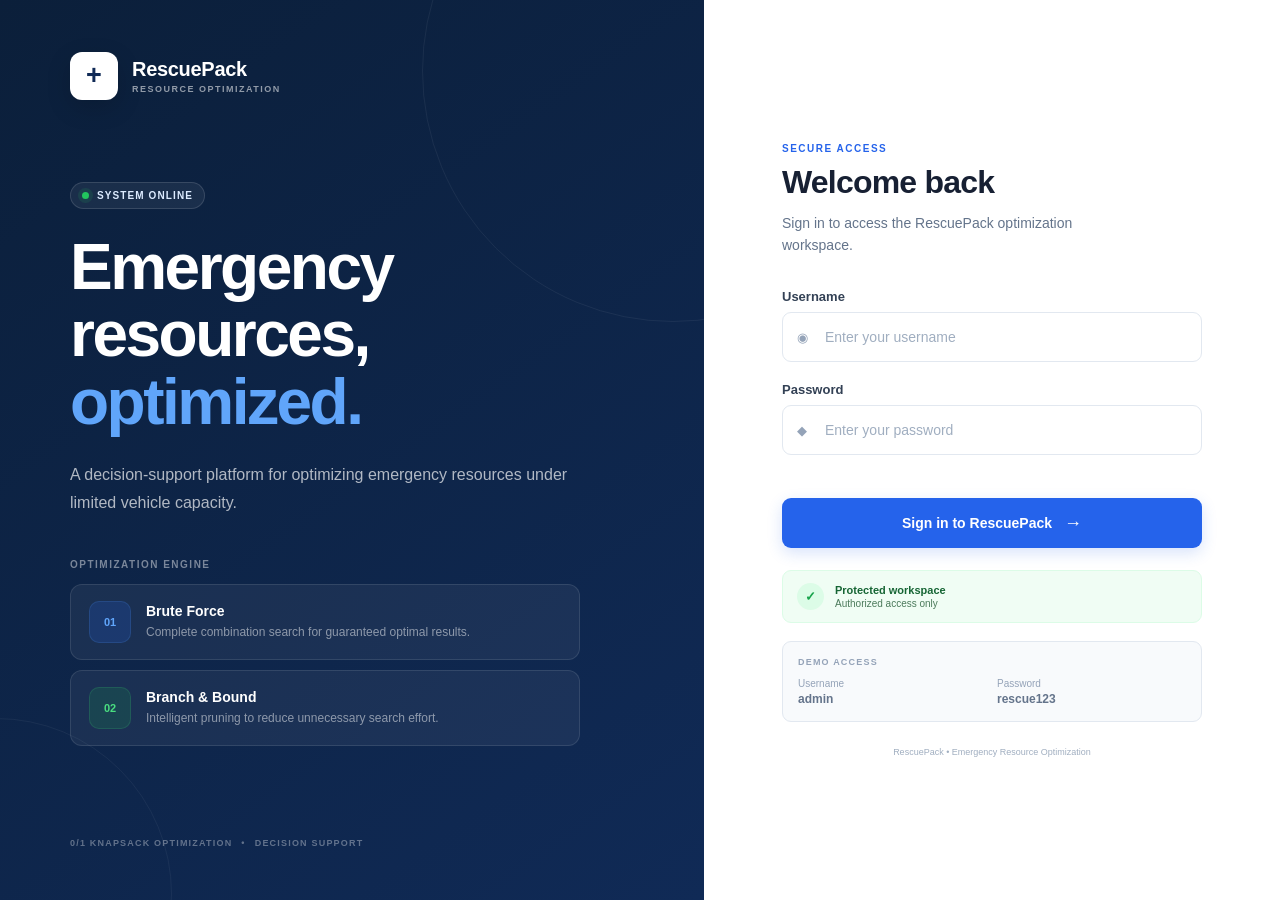
<file: frontend/page1.html>
<!DOCTYPE html>
<html lang="en">

<head>

    <meta charset="UTF-8">

    <meta
        name="viewport"
        content="width=device-width, initial-scale=1.0"
    >

    <title>RescuePack | Emergency Resource Optimization</title>

    <link
        rel="stylesheet"
        href="page1.css"
    >

</head>


<body>


    <!-- =====================================================
         MAIN LOGIN WRAPPER
    ====================================================== -->

    <main class="login-page">


        <!-- =================================================
             LEFT BRANDING SECTION
        ================================================== -->

        <section class="brand-section">


            <!-- Top Brand -->

            <div class="brand-header">

                <div class="brand-logo">
                    <span>+</span>
                </div>

                <div>

                    <div class="brand-name">
                        RescuePack
                    </div>

                    <div class="brand-subtitle">
                        RESOURCE OPTIMIZATION
                    </div>

                </div>

            </div>


            <!-- Main Introduction -->

            <div class="brand-content">

                <div class="status-badge">

                    <span class="status-dot"></span>

                    SYSTEM ONLINE

                </div>


                <h1>
                    Emergency resources,
                    <span>optimized.</span>
                </h1>


                <p class="brand-description">

                    A decision-support platform for
                    optimizing emergency resources
                    under limited vehicle capacity.

                </p>


                <!-- Algorithm Overview -->

                <div class="algorithm-section">

                    <p class="section-label">
                        OPTIMIZATION ENGINE
                    </p>


                    <div class="algorithm-card">


                        <div class="algorithm-icon blue">
                            01
                        </div>


                        <div class="algorithm-details">

                            <h3>
                                Brute Force
                            </h3>

                            <p>
                                Complete combination search
                                for guaranteed optimal results.
                            </p>

                        </div>


                    </div>


                    <div class="algorithm-card">


                        <div class="algorithm-icon green">
                            02
                        </div>


                        <div class="algorithm-details">

                            <h3>
                                Branch &amp; Bound
                            </h3>

                            <p>
                                Intelligent pruning to reduce
                                unnecessary search effort.
                            </p>

                        </div>


                    </div>

                </div>

            </div>


            <!-- Bottom Information -->

            <div class="brand-footer">

                <span>
                    0/1 KNAPSACK OPTIMIZATION
                </span>

                <span>
                    •
                </span>

                <span>
                    DECISION SUPPORT
                </span>

            </div>


        </section>



        <!-- =================================================
             RIGHT LOGIN SECTION
        ================================================== -->

        <section class="login-section">


            <div class="login-card">


                <!-- Login Header -->

                <div class="login-header">


                    <div class="mobile-logo">

                        <div class="brand-logo">
                            <span>+</span>
                        </div>

                    </div>


                    <p class="login-label">
                        SECURE ACCESS
                    </p>


                    <h2>
                        Welcome back
                    </h2>


                    <p class="login-description">
                        Sign in to access the RescuePack
                        optimization workspace.
                    </p>

                </div>



                <!-- Login Form -->

                <form id="loginForm">


                    <!-- Username -->

                    <div class="input-group">

                        <label for="username">
                            Username
                        </label>


                        <div class="input-wrapper">

                            <span class="input-icon">
                                ◉
                            </span>

                            <input
                                type="text"
                                id="username"
                                placeholder="Enter your username"
                                autocomplete="username"
                                required
                            >

                        </div>

                    </div>



                    <!-- Password -->

                    <div class="input-group">

                        <label for="password">
                            Password
                        </label>


                        <div class="input-wrapper">

                            <span class="input-icon">
                                ◆
                            </span>

                            <input
                                type="password"
                                id="password"
                                placeholder="Enter your password"
                                autocomplete="current-password"
                                required
                            >

                        </div>

                    </div>



                    <!-- Error Message -->

                    <div
                        id="errorMessage"
                        class="error-message"
                    ></div>



                    <!-- Login Button -->

                    <button
                        type="submit"
                        class="login-button"
                    >

                        <span>
                            Sign in to RescuePack
                        </span>

                        <span class="button-arrow">
                            →
                        </span>

                    </button>


                </form>



                <!-- Security Information -->

                <div class="security-note">

                    <div class="security-icon">
                        ✓
                    </div>

                    <div>

                        <strong>
                            Protected workspace
                        </strong>

                        <p>
                            Authorized access only
                        </p>

                    </div>

                </div>



                <!-- Demo Information -->

                <div class="demo-login">

                    <div class="demo-header">

                        <span>
                            DEMO ACCESS
                        </span>

                    </div>


                    <div class="demo-details">

                        <div>

                            <span>
                                Username
                            </span>

                            <strong>
                                admin
                            </strong>

                        </div>


                        <div>

                            <span>
                                Password
                            </span>

                            <strong>
                                rescue123
                            </strong>

                        </div>

                    </div>

                </div>



                <!-- Footer -->

                <div class="login-footer">

                    RescuePack • Emergency Resource Optimization

                </div>


            </div>

        </section>


    </main>


    <!-- =====================================================
         JAVASCRIPT
    ====================================================== -->

    <script src="page1.js"></script>


</body>

</html>
</file>
<file: frontend/page1.css>
/* =====================================================
   RESCUEPACK LOGIN PAGE
   Professional Emergency Operations UI
===================================================== */


/* =====================================================
   RESET
===================================================== */

* {
    margin: 0;
    padding: 0;
    box-sizing: border-box;
}


/* =====================================================
   ROOT
===================================================== */

:root {

    --navy: #102A56;
    --navy-dark: #0B1F3A;
    --blue: #2563EB;
    --blue-dark: #1D4ED8;
    --blue-light: #EFF6FF;

    --green: #16A34A;
    --green-light: #F0FDF4;

    --white: #FFFFFF;

    --background: #F5F7FA;

    --text-primary: #172033;
    --text-secondary: #64748B;
    --text-muted: #94A3B8;

    --border: #E2E8F0;
    --danger: #DC2626;

}


/* =====================================================
   BODY
===================================================== */

body {

    min-height: 100vh;

    font-family:
        Inter,
        -apple-system,
        BlinkMacSystemFont,
        "Segoe UI",
        Arial,
        Helvetica,
        sans-serif;

    background: var(--background);

    color: var(--text-primary);

}


/* =====================================================
   MAIN LOGIN PAGE
===================================================== */

.login-page {

    min-height: 100vh;

    display: grid;

    grid-template-columns:
        minmax(0, 1.1fr)
        minmax(420px, 0.9fr);

}


/* =====================================================
   LEFT BRAND SECTION
===================================================== */

.brand-section {

    min-height: 100vh;

    padding: 52px 70px;

    background:
        linear-gradient(
            145deg,
            var(--navy-dark),
            var(--navy)
        );

    color: var(--white);

    display: flex;

    flex-direction: column;

    justify-content: space-between;

    position: relative;

    overflow: hidden;

}


/* Decorative background */

.brand-section::before {

    content: "";

    position: absolute;

    width: 500px;
    height: 500px;

    border-radius: 50%;

    border: 1px solid
        rgba(255, 255, 255, 0.06);

    right: -220px;
    top: -180px;

}


.brand-section::after {

    content: "";

    position: absolute;

    width: 350px;
    height: 350px;

    border-radius: 50%;

    border: 1px solid
        rgba(255, 255, 255, 0.05);

    left: -180px;
    bottom: -170px;

}


/* =====================================================
   BRAND HEADER
===================================================== */

.brand-header {

    display: flex;

    align-items: center;

    gap: 14px;

    position: relative;

    z-index: 2;

}


/* =====================================================
   BRAND LOGO
===================================================== */

.brand-logo {

    width: 48px;
    height: 48px;

    border-radius: 12px;

    background: var(--white);

    color: var(--navy);

    display: flex;

    align-items: center;
    justify-content: center;

    font-size: 27px;

    font-weight: 700;

    box-shadow:
        0 8px 25px
        rgba(0, 0, 0, 0.15);

}


.brand-logo span {

    transform: translateY(-1px);

}


/* =====================================================
   BRAND NAME
===================================================== */

.brand-name {

    font-size: 20px;

    font-weight: 700;

    letter-spacing: -0.3px;

}


.brand-subtitle {

    margin-top: 3px;

    font-size: 9px;

    font-weight: 600;

    letter-spacing: 1.5px;

    opacity: 0.55;

}


/* =====================================================
   BRAND CONTENT
===================================================== */

.brand-content {

    max-width: 590px;

    position: relative;

    z-index: 2;

}


/* =====================================================
   STATUS BADGE
===================================================== */

.status-badge {

    width: fit-content;

    display: flex;

    align-items: center;

    gap: 8px;

    padding: 7px 11px;

    margin-bottom: 25px;

    border: 1px solid
        rgba(255, 255, 255, 0.13);

    border-radius: 30px;

    background:
        rgba(255, 255, 255, 0.06);

    font-size: 10px;

    font-weight: 700;

    letter-spacing: 1.1px;

    color: #DCEBFF;

}


/* Status dot */

.status-dot {

    width: 7px;
    height: 7px;

    border-radius: 50%;

    background: #22C55E;

    box-shadow:
        0 0 0 4px
        rgba(34, 197, 94, 0.12);

}


/* =====================================================
   MAIN BRAND HEADING
===================================================== */

.brand-content h1 {

    max-width: 600px;

    font-size: clamp(
        42px,
        5vw,
        68px
    );

    line-height: 1.05;

    letter-spacing: -2.5px;

    font-weight: 700;

    margin-bottom: 25px;

}


.brand-content h1 span {

    color: #60A5FA;

}


/* =====================================================
   BRAND DESCRIPTION
===================================================== */

.brand-description {

    max-width: 530px;

    color:
        rgba(255, 255, 255, 0.68);

    font-size: 16px;

    line-height: 1.75;

    margin-bottom: 42px;

}


/* =====================================================
   SECTION LABEL
===================================================== */

.section-label {

    margin-bottom: 14px;

    font-size: 10px;

    font-weight: 700;

    letter-spacing: 1.5px;

    color:
        rgba(255, 255, 255, 0.45);

}


/* =====================================================
   ALGORITHM SECTION
===================================================== */

.algorithm-section {

    max-width: 510px;

}


/* =====================================================
   ALGORITHM CARD
===================================================== */

.algorithm-card {

    display: flex;

    align-items: center;

    gap: 15px;

    padding: 16px 18px;

    margin-bottom: 10px;

    border-radius: 12px;

    border: 1px solid
        rgba(255, 255, 255, 0.10);

    background:
        rgba(255, 255, 255, 0.055);

    transition:
        background 0.2s ease,
        transform 0.2s ease;

}


.algorithm-card:hover {

    background:
        rgba(255, 255, 255, 0.09);

    transform: translateX(3px);

}


/* =====================================================
   ALGORITHM ICON
===================================================== */

.algorithm-icon {

    width: 42px;
    height: 42px;

    flex-shrink: 0;

    display: flex;

    align-items: center;
    justify-content: center;

    border-radius: 10px;

    font-size: 11px;

    font-weight: 700;

}


/* Blue algorithm */

.algorithm-icon.blue {

    background:
        rgba(37, 99, 235, 0.18);

    color: #60A5FA;

    border: 1px solid
        rgba(96, 165, 250, 0.15);

}


/* Green algorithm */

.algorithm-icon.green {

    background:
        rgba(22, 163, 74, 0.18);

    color: #4ADE80;

    border: 1px solid
        rgba(74, 222, 128, 0.15);

}


/* =====================================================
   ALGORITHM DETAILS
===================================================== */

.algorithm-details h3 {

    font-size: 14px;

    font-weight: 600;

    margin-bottom: 4px;

}


.algorithm-details p {

    font-size: 12px;

    line-height: 1.5;

    color:
        rgba(255, 255, 255, 0.50);

}


/* =====================================================
   BRAND FOOTER
===================================================== */

.brand-footer {

    display: flex;

    align-items: center;

    gap: 9px;

    position: relative;

    z-index: 2;

    color:
        rgba(255, 255, 255, 0.35);

    font-size: 9px;

    font-weight: 600;

    letter-spacing: 1.2px;

}


/* =====================================================
   LOGIN SECTION
===================================================== */

.login-section {

    min-height: 100vh;

    background: var(--white);

    display: flex;

    align-items: center;

    justify-content: center;

    padding: 45px;

}


/* =====================================================
   LOGIN CARD
===================================================== */

.login-card {

    width: 100%;

    max-width: 420px;

}


/* =====================================================
   MOBILE LOGO
===================================================== */

.mobile-logo {

    display: none;

    margin-bottom: 30px;

}


/* =====================================================
   LOGIN HEADER
===================================================== */

.login-header {

    margin-bottom: 32px;

}


.login-label {

    margin-bottom: 9px;

    color: var(--blue);

    font-size: 10px;

    font-weight: 700;

    letter-spacing: 1.5px;

}


.login-header h2 {

    color: var(--text-primary);

    font-size: 32px;

    line-height: 1.2;

    letter-spacing: -0.8px;

    margin-bottom: 10px;

}


.login-description {

    color: var(--text-secondary);

    font-size: 14px;

    line-height: 1.6;

    max-width: 350px;

}


/* =====================================================
   INPUT GROUP
===================================================== */

.input-group {

    margin-bottom: 20px;

}


.input-group label {

    display: block;

    margin-bottom: 8px;

    color: #334155;

    font-size: 13px;

    font-weight: 600;

}


/* =====================================================
   INPUT WRAPPER
===================================================== */

.input-wrapper {

    position: relative;

}


/* =====================================================
   INPUT ICON
===================================================== */

.input-icon {

    position: absolute;

    left: 15px;

    top: 50%;

    transform: translateY(-50%);

    color: var(--text-muted);

    font-size: 13px;

    pointer-events: none;

}


/* =====================================================
   INPUT
===================================================== */

.input-group input {

    width: 100%;

    height: 50px;

    padding:
        0
        15px
        0
        42px;

    border: 1px solid var(--border);

    border-radius: 9px;

    background: #FFFFFF;

    color: var(--text-primary);

    font-size: 14px;

    outline: none;

    transition:
        border-color 0.2s ease,
        box-shadow 0.2s ease,
        background 0.2s ease;

}


.input-group input::placeholder {

    color: #A0AEC0;

}


.input-group input:hover {

    border-color: #CBD5E1;

}


.input-group input:focus {

    border-color: var(--blue);

    background: #FFFFFF;

    box-shadow:
        0 0 0 3px
        rgba(37, 99, 235, 0.10);

}


/* =====================================================
   ERROR MESSAGE
===================================================== */

.error-message {

    min-height: 20px;

    margin-top: -4px;

    margin-bottom: 7px;

    color: var(--danger);

    font-size: 12px;

    font-weight: 500;

}


/* =====================================================
   LOGIN BUTTON
===================================================== */

.login-button {

    width: 100%;

    height: 50px;

    border: none;

    border-radius: 9px;

    background: var(--blue);

    color: var(--white);

    display: flex;

    align-items: center;

    justify-content: center;

    gap: 12px;

    font-size: 14px;

    font-weight: 600;

    cursor: pointer;

    box-shadow:
        0 5px 15px
        rgba(37, 99, 235, 0.18);

    transition:
        background 0.2s ease,
        transform 0.2s ease,
        box-shadow 0.2s ease;

}


.login-button:hover {

    background: var(--blue-dark);

    transform: translateY(-1px);

    box-shadow:
        0 8px 20px
        rgba(37, 99, 235, 0.23);

}


.login-button:active {

    transform: translateY(0);

    box-shadow:
        0 4px 10px
        rgba(37, 99, 235, 0.15);

}


/* =====================================================
   BUTTON ARROW
===================================================== */

.button-arrow {

    font-size: 18px;

    line-height: 1;

    transition:
        transform 0.2s ease;

}


.login-button:hover .button-arrow {

    transform: translateX(3px);

}


/* =====================================================
   SECURITY NOTE
===================================================== */

.security-note {

    display: flex;

    align-items: center;

    gap: 11px;

    margin-top: 22px;

    padding: 12px 14px;

    border-radius: 9px;

    background: var(--green-light);

    border: 1px solid #DCFCE7;

}


.security-icon {

    width: 27px;
    height: 27px;

    flex-shrink: 0;

    border-radius: 50%;

    display: flex;

    align-items: center;
    justify-content: center;

    background: #DCFCE7;

    color: var(--green);

    font-size: 13px;

    font-weight: 700;

}


.security-note strong {

    display: block;

    margin-bottom: 2px;

    color: #166534;

    font-size: 11px;

    font-weight: 700;

}


.security-note p {

    color: #4B7A5B;

    font-size: 10px;

}


/* =====================================================
   DEMO LOGIN
===================================================== */

.demo-login {

    margin-top: 18px;

    padding: 15px;

    border-radius: 9px;

    background: #F8FAFC;

    border: 1px solid var(--border);

}


/* =====================================================
   DEMO HEADER
===================================================== */

.demo-header {

    margin-bottom: 11px;

    color: var(--text-muted);

    font-size: 9px;

    font-weight: 700;

    letter-spacing: 1.2px;

}


/* =====================================================
   DEMO DETAILS
===================================================== */

.demo-details {

    display: grid;

    grid-template-columns: 1fr 1fr;

    gap: 10px;

}


.demo-details div {

    display: flex;

    flex-direction: column;

    gap: 3px;

}


.demo-details span {

    color: var(--text-muted);

    font-size: 10px;

}


.demo-details strong {

    color: var(--text-secondary);

    font-size: 12px;

    font-weight: 600;

}


/* =====================================================
   LOGIN FOOTER
===================================================== */

.login-footer {

    margin-top: 25px;

    text-align: center;

    color: #A0AEC0;

    font-size: 9px;

}


/* =====================================================
   TABLET
===================================================== */

@media (max-width: 1000px) {

    .login-page {

        grid-template-columns:
            1fr
            0.9fr;

    }


    .brand-section {

        padding:
            45px 45px;

    }


    .brand-content h1 {

        font-size: 50px;

    }

}


/* =====================================================
   MOBILE / SINGLE COLUMN
===================================================== */

@media (max-width: 800px) {

    .login-page {

        display: block;

    }


    .brand-section {

        min-height: auto;

        padding:
            30px 28px
            45px;

    }


    .brand-header {

        margin-bottom: 55px;

    }


    .brand-content {

        max-width: 650px;

    }


    .brand-content h1 {

        font-size: 44px;

        letter-spacing: -1.5px;

    }


    .brand-description {

        margin-bottom: 30px;

    }


    .algorithm-section {

        max-width: 100%;

    }


    .brand-footer {

        margin-top: 40px;

    }


    .login-section {

        min-height: auto;

        padding:
            55px 28px;

    }


    .login-card {

        max-width: 500px;

    }


    .mobile-logo {

        display: block;

    }

}


/* =====================================================
   SMALL MOBILE
===================================================== */

@media (max-width: 480px) {

    .brand-section {

        padding:
            25px 20px
            35px;

    }


    .brand-header {

        margin-bottom: 45px;

    }


    .brand-logo {

        width: 43px;
        height: 43px;

        border-radius: 10px;

        font-size: 24px;

    }


    .brand-name {

        font-size: 18px;

    }


    .brand-content h1 {

        font-size: 36px;

        letter-spacing: -1.2px;

    }


    .brand-description {

        font-size: 14px;

    }


    .algorithm-card {

        padding: 13px;

    }


    .algorithm-icon {

        width: 38px;
        height: 38px;

    }


    .algorithm-details p {

        font-size: 11px;

    }


    .brand-footer {

        flex-wrap: wrap;

        line-height: 1.5;

    }


    .login-section {

        padding:
            45px 20px;

    }


    .login-header h2 {

        font-size: 28px;

    }


    .demo-details {

        grid-template-columns: 1fr;

    }

}


/* =====================================================
   VERY SMALL SCREENS
===================================================== */

@media (max-width: 350px) {

    .brand-content h1 {

        font-size: 31px;

    }


    .login-section {

        padding:
            35px 16px;

    }

}
</file>
